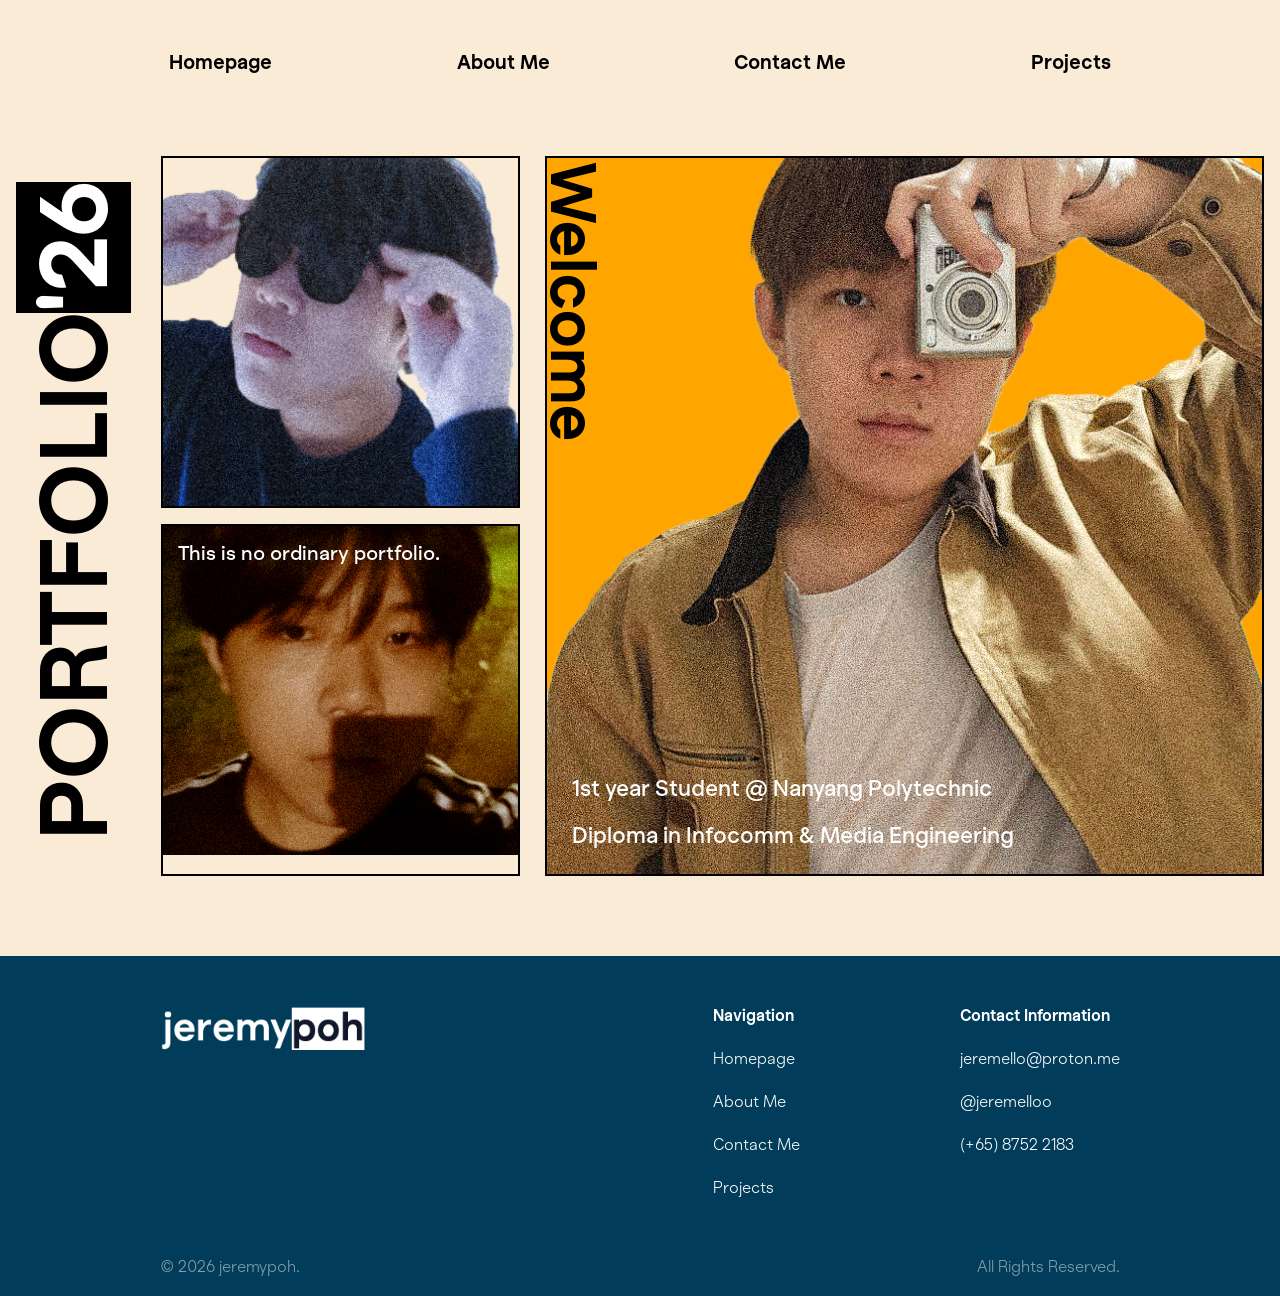
<file: index.html>
<!DOCTYPE html>
<html lang="en">
<head>
    <meta charset="UTF-8">
    <meta name="viewport" content="width=device-width, initial-scale=1.0">
    <title>jeremypoh - Homepage</title>
    <link rel="stylesheet" href="resources/css/index.css">
</head>

<body>
    <nav class = "homepage-nav">
        <ul>
            <li><a href="index.html">Homepage</a></li>
            <li><a href="about.html">About Me</a></li>
            <li><a href="contact.html">Contact Me</a></li>
            <li><a href="projects.html">Projects</a></li>
        </ul>
    </nav>

    <main>
        <div class = "container">
            <div class = "box box1">
                <div class = "banner">
                    <h1>PORTFOLIO<strong>'26</strong>
                </div>
            </div>

            <div class = "box box2">
                <div class = "picture1">    
                    <img src="resources/images/index/selfimage3.png" alt="">
                </div>
                <div class = "picture2">
                    <p>This is no ordinary portfolio.</p>
                    <img src="resources/images/index/selfimage1.png" alt="">
                </div>
            </div>

            <div class = "box box3">
                <h1 class = "welcome">Welcome</h1>
                <img src="resources/images/index/selfimage2.png" alt="">
                <div class = "self-intro">
                    <h2>1st year Student @ Nanyang Polytechnic</h2>
                    <h2>Diploma in Infocomm & Media Engineering</h2>
                </div>
                <img src="resources/images/logo/logo.png" class = "logo" alt="logo">
                <p class = "hint">Hint*: Try clicking on the stickers around the website!</p>
            </div>     
        </div>
    </main>

        <footer>
        <div class="footer-content">
            <div class="footer-left">
                <a href="index.html">
                    <img src="resources/images/logo/darklogo.png" alt="jeremypoh Logo">
                </a>
            </div>

            <div class="footer-right">
                <ul>
                    <h4>Navigation</h4>
                    <li><a href="index.html">Homepage</a></li>
                    <li><a href="about.html">About Me</a></li>
                    <li><a href="contact.html">Contact Me</a></li>
                    <li><a href="projects.html">Projects</a></li>
                </ul>

                <ul>
                    <h4>Contact Information</h4>
                    <li>jeremello@proton.me</li>
                    <li>@jeremelloo</li>
                    <li>(+65) 8752 2183</li>
                </ul>
            </div>
        </div>

        <div class="copyright">
            <p>© 2026 jeremypoh.</p>
            <p>All Rights Reserved.</p>
        </div>
    </footer>

</body>
</html>
</file>
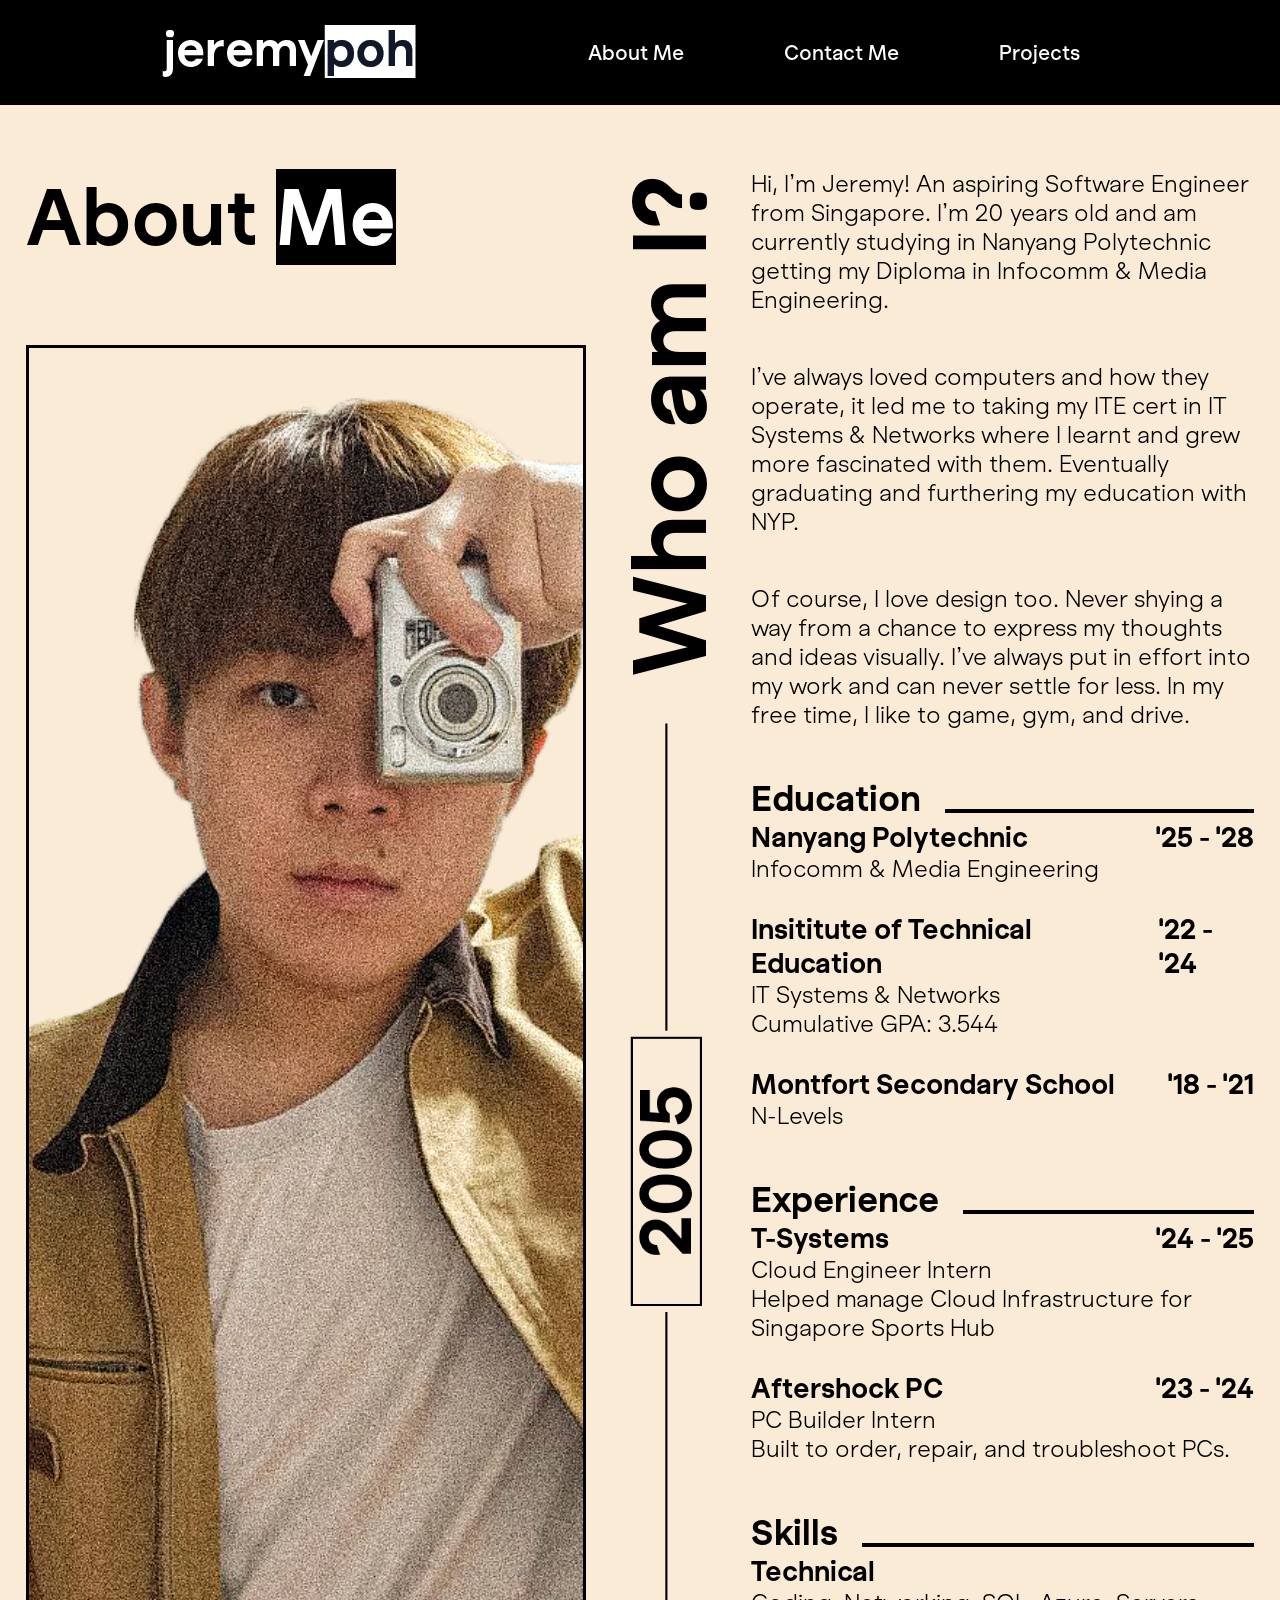
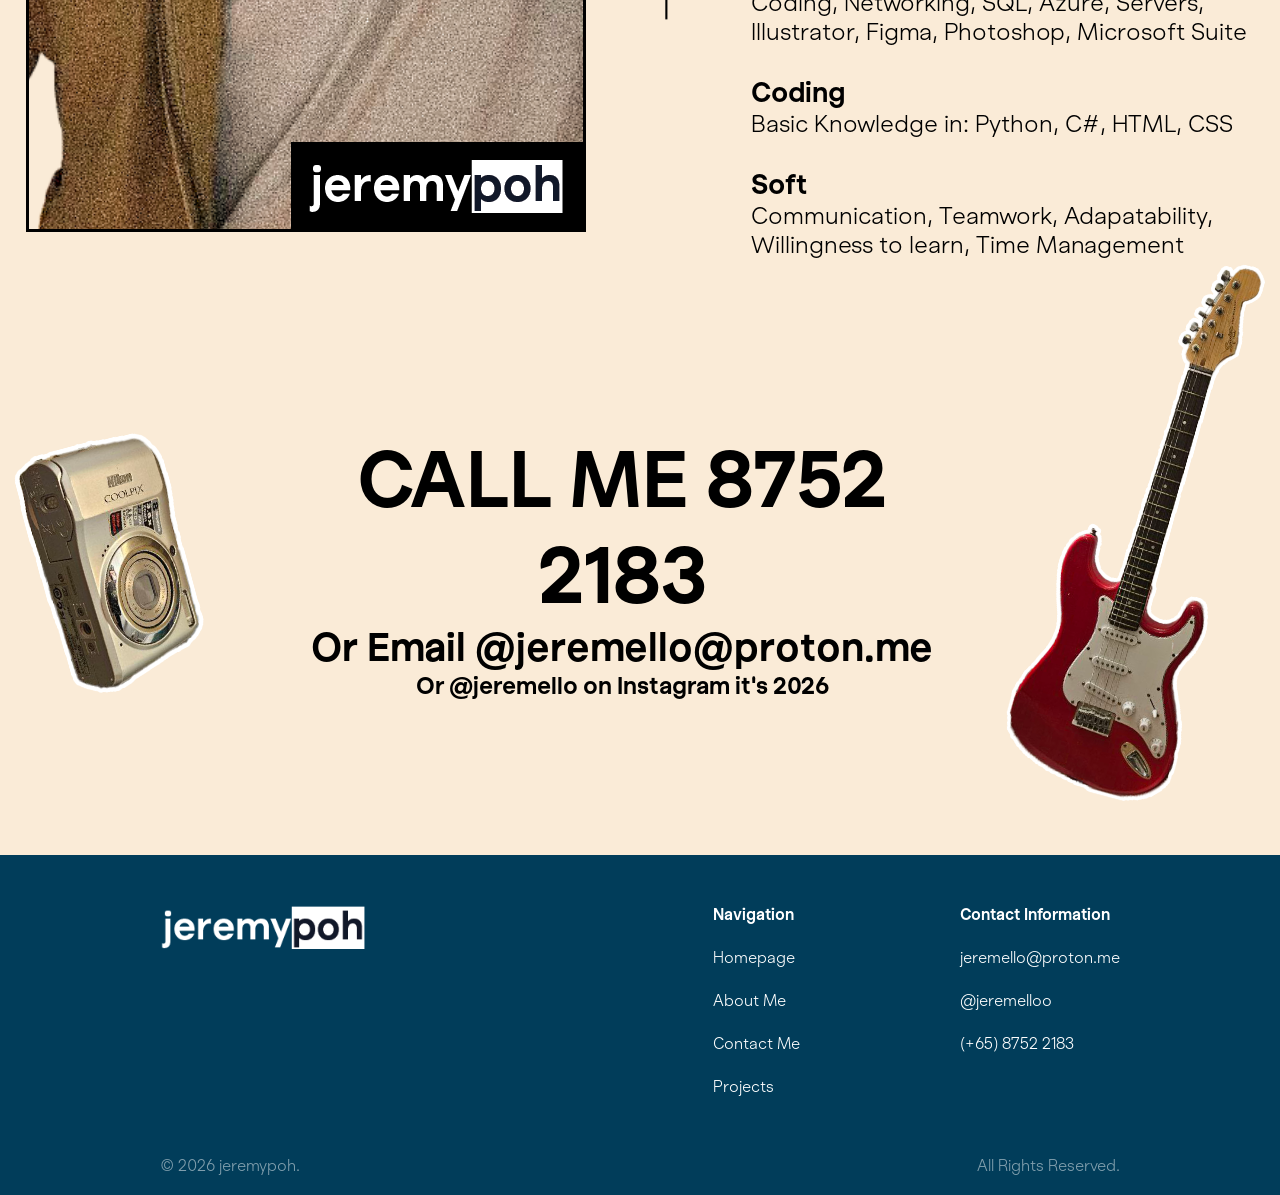
<file: about.html>
<!DOCTYPE html>
<html lang="en">
<head>
    <meta charset="UTF-8">
    <meta name="viewport" content="width=device-width, initial-scale=1.0">
    <title>jeremypoh - About Me</title>
    <link rel="stylesheet" href="resources/css/about.css">
</head>

<body>
    <nav>
        <a href="index.html" class="nav-logo">
            <img src="resources/images/logo/darklogo.png" alt="jeremypoh Logo">
        </a>
        
        <ul class="nav-links">
            <li><a href="about.html">About Me</a></li>
            <li><a href="contact.html">Contact Me</a></li>
            <li><a href="projects.html">Projects</a></li>
        </ul>
    </nav>

    <main>
        <div class = "container">
            <div class = "column1">
                <h1>About <strong>Me</strong></h1>
                <div class = "self-picture">
                    <img src="resources/images/index/selfimage2.png" alt="Self Portrait" class="self-portrait">
                    <div class = "logo">
                        <img src="resources/images/logo/darklogo.png" alt="logo">
                    </div>
                </div>
            </div>

            <div class = "column2">
                <img src="resources/images/about/2005.png" alt="">
                <h1>Who am I?</h1>
            </div>

            <div class = "column3">
                <section class = "self-intro">
                    <p class = "about para1">
                        Hi, I’m Jeremy! An aspiring Software Engineer from Singapore. I’m 20 years old and am currently 
                        studying in Nanyang Polytechnic getting my Diploma in Infocomm & Media Engineering.
                    </p>

                    <p class = "about para2">
                        I’ve always loved computers and how they operate, it led me to taking my ITE cert in IT Systems & Networks where
                        I learnt and grew more fascinated with them. Eventually graduating and furthering my education with NYP. 
                    </p>

                    <p class = "about para3">
                        Of course, I love design too. Never shying a way from a chance to express my thoughts and ideas visually. I’ve 
                        always put in effort into my work and can never settle for less. In my free time, I like to game, gym, and drive.
                </section>

                <section class = "portfolio education">
                    <div class = "title">
                        <h1>Education</h1>
                        <hr>
                    </div>
                    <div class = "details">
                        <div class = "title">
                            <h3>Nanyang Polytechnic</h3>
                            <h3>'25 - '28</h3>
                        </div>
                        <p>Infocomm & Media Engineering</p>
                        <br>
                        <div class = "title">
                            <h3>Insititute of Technical Education</h3>
                            <h3>'22 - '24</h3>
                        </div>
                        <p>IT Systems & Networks</p>
                        <p>Cumulative GPA: 3.544</p>
                        <br>

                        <div class = "title">
                            <h3>Montfort Secondary School</h3>
                            <h3>'18 - '21</h3>
                        </div>
                        <p>N-Levels</p>
                    </div>
                </section>

                <section class = "portfolio experience">
                    <div class = "title">
                        <h1>Experience</h1>
                        <hr>
                    </div>
                    <div class = "details">
                        <div class = "title">
                            <h3>T-Systems</h3>
                            <h3>'24 - '25</h3>
                        </div>
                        <p>Cloud Engineer Intern</p>
                        <p>Helped manage Cloud Infrastructure for Singapore Sports Hub</p>
                        <br>
                        <div class = "title">
                            <h3>Aftershock PC</h3>
                            <h3>'23 - '24</h3>
                        </div>
                        <p>PC Builder Intern</p>
                        <p>Built to order, repair, and troubleshoot PCs.</p>
                    </div>
                </section>

                <section class = "portfolio skills">
                    <div class = "title">
                        <h1>Skills</h1>
                        <hr>
                    </div>
                    <div class = "details">
                        <h3>Technical</h3>
                        <p>Coding, Networking, SQL, Azure, Servers, Illustrator, Figma, Photoshop, Microsoft Suite</p>
                        <br>
                        <h3>Coding</h3>
                        <p>Basic Knowledge in: Python, C#, HTML, CSS</p>
                        <br>
                        <h3>Soft</h3>
                        <p>Communication, Teamwork, Adapatability, Willingness to learn, Time Management</p>
                    </div>
                </section>
            </div>
        </div>

    </main>
    
    <section class ="contact">
        <a href="https://www.instagram.com/jeremelloo" target = "_blank">
            <img src="resources/images/about/digicam.png" alt="guitar" class = "digicam">
        </a>

        <div class = "contact-info">
            <h1>CALL ME 8752 2183</h1>
            <h2>Or Email @jeremello@proton.me</h2>
            <h4>Or @jeremello on Instagram it's 2026</h4>
        </div>
        <a href="https://open.spotify.com/user/k8u2wgy339wats2b3azf1kg42?si=427f1d2127b5401e" target = "_blank">
            <img src="resources/images/about/guitar.png" alt="guitar" class = "guitar">
        </a>
    </section>

        <footer>
        <div class="footer-content">
            <div class="footer-left">
                <a href="index.html">
                    <img src="resources/images/logo/darklogo.png" alt="jeremypoh Logo">
                </a>
            </div>

            <div class="footer-right">
                <ul>
                    <h4>Navigation</h4>
                    <li><a href="index.html">Homepage</a></li>
                    <li><a href="about.html">About Me</a></li>
                    <li><a href="contact.html">Contact Me</a></li>
                    <li><a href="projects.html">Projects</a></li>
                </ul>

                <ul>
                    <h4>Contact Information</h4>
                    <li>jeremello@proton.me</li>
                    <li>@jeremelloo</li>
                    <li>(+65) 8752 2183</li>
                </ul>
            </div>
        </div>

        <div class="copyright">
            <p>© 2026 jeremypoh.</p>
            <p>All Rights Reserved.</p>
        </div>
    </footer>
</body>
</html>
</file>
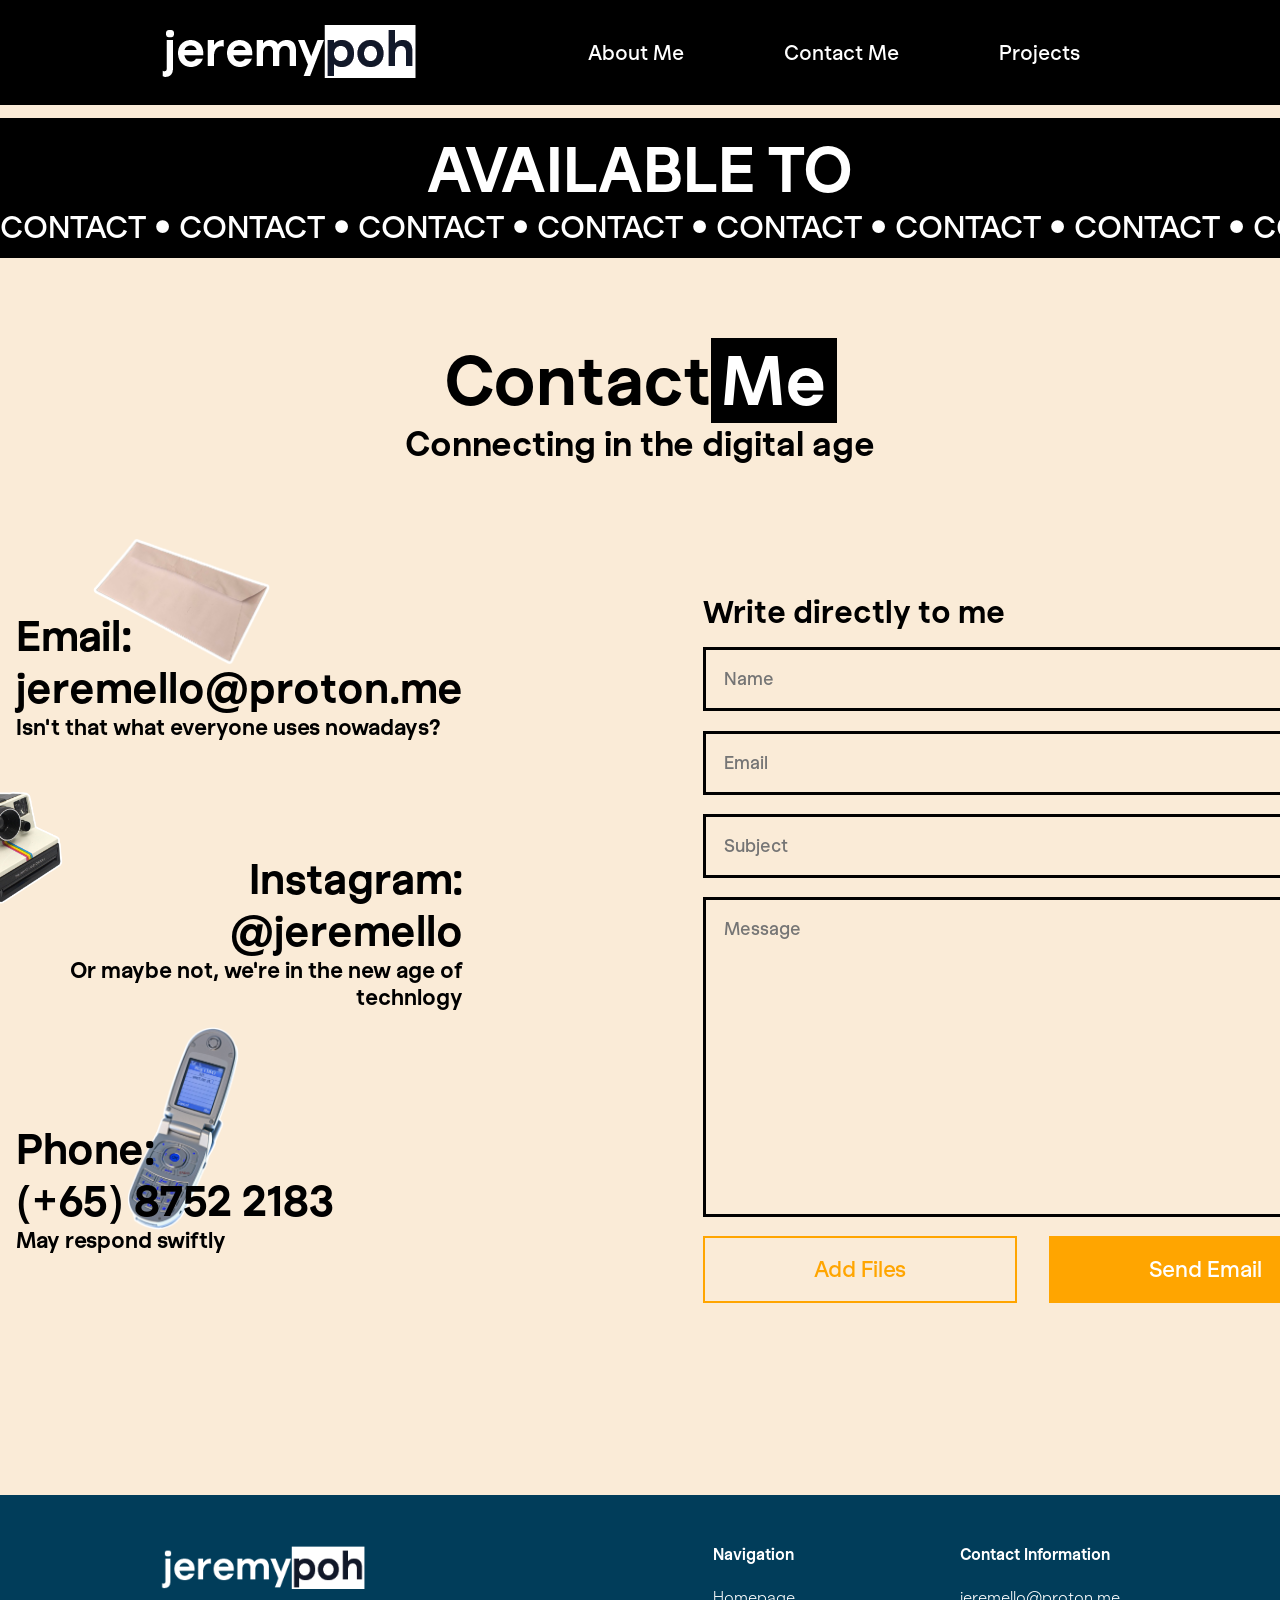
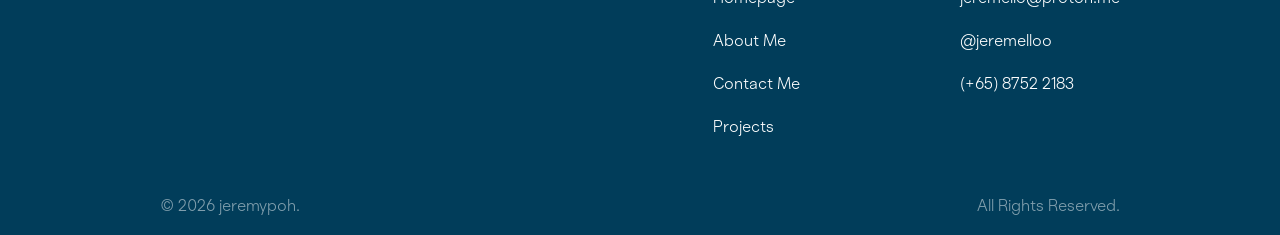
<file: contact.html>
<!DOCTYPE html>
<html lang="en">
<head>
    <meta charset="UTF-8">
    <meta name="viewport" content="width=device-width, initial-scale=1.0">
    <title>jeremypoh - Contacts</title>
    <link rel="stylesheet" href="resources/css/contact.css">
</head>
<body>
    <nav>
        <a href="index.html" class="nav-logo">
            <img src="resources/images/logo/darklogo.png" alt="jeremypoh Logo">
        </a>
        
        <ul class="nav-links">
            <li><a href="about.html">About Me</a></li>
            <li><a href="contact.html">Contact Me</a></li>
            <li><a href="projects.html">Projects</a></li>
        </ul>
    </nav>

    <div class = "ticker-bg">
        <h1>AVAILABLE TO</h1>
        <div class="ticker-track">
            <div class="ticker-group">
                CONTACT • CONTACT • CONTACT • CONTACT • CONTACT • CONTACT •  CONTACT •  CONTACT •  CONTACT •
            </div>
            <div class="ticker-group">
                CONTACT • CONTACT • CONTACT • CONTACT • CONTACT • CONTACT •  CONTACT •  CONTACT •  CONTACT •
            </div>
        </div>
    </div>


    <header class = "main-header">
        <h1>Contact <strong>Me</strong></h1>
        <h2>Connecting in the digital age</h2>
    </header>

    <main>
        <div class = "container">
            <div class = "contact-info">
                <div class = "info email">
                    <header>
                        <h1>Email:</h1>
                        <img src="resources/images/contact/envelope.png" alt="">
                    </header>
                    <h1>jeremello@proton.me</h1>
                    <h3>Isn't that what everyone uses nowadays?</h3>
                </div>

                <div class = "info instagram">
                    <header>
                        <h1>Instagram:</h1>
                        <a href="https://www.instagram.com/jeremelloo/" target = "_blank">
                            <img src="resources/images/contact/polaroid.png" alt="My Instagram page">
                        </a>
                    </header>
                    <h1>@jeremello</h1>
                    <h3>Or maybe not, we're in the new age of technlogy</h3>
                </div>

                <div class = "info phone">
                    <header>
                        <h1>Phone:</h1>
                        <img src="resources/images/contact/phone.png" alt="">
                    </header>
                    <h1>(+65) 8752 2183</h1>
                    <h3>May respond swiftly</h3>
                </div>
            </div>

            <div class = "input-field">
                <h1>Write directly to me</h1>
                <form action="https://formspree.io/f/mvzwpweo" method = "POST">
                    <input type = "text" name = "name" placeholder = "Name" required>
                    <input type = "email" name = "email" placeholder = "Email" required>
                    <input type = "text" name = "subject" placeholder = "Subject">
                    <textarea name = "message" placeholder="Message" required></textarea>

                    <input type = "file" id = "real-file" hidden multiple>
    
                    <div class="buttons">
                        <button type = "button" class = "add-files" onclick = "document.getElementById('real-file').click();">Add Files</button>
                        <button type = "submit" class = "submit">Send Email</button>
                    </div>
                </form>
            </div>
        </div>
    </main>
    

    <footer>
        <div class="footer-content">
            <div class="footer-left">
                <a href="index.html">
                    <img src="resources/images/logo/darklogo.png" alt="jeremypoh Logo">
                </a>
            </div>

            <div class="footer-right">
                <ul>
                    <h4>Navigation</h4>
                    <li><a href="index.html">Homepage</a></li>
                    <li><a href="about.html">About Me</a></li>
                    <li><a href="contact.html">Contact Me</a></li>
                    <li><a href="projects.html">Projects</a></li>
                </ul>

                <ul>
                    <h4>Contact Information</h4>
                    <li>jeremello@proton.me</li>
                    <li>@jeremelloo</li>
                    <li>(+65) 8752 2183</li>
                </ul>
            </div>
        </div>

        <div class="copyright">
            <p>© 2026 jeremypoh.</p>
            <p>All Rights Reserved.</p>
        </div>
    </footer>
</body>
</html>
</file>
<file: resources/css/index.css>
/* setup */
*{  margin:0px;
    padding:0px;
    box-sizing: border-box;
}

/* fonts (svatopluk)*/
@font-face{
    font-family: "svatopluk";
    src: url("../fonts/Svatopluk-Light.otf");
    font-weight: 300;
}
@font-face{
    font-family: "svatopluk";
    src: url("../fonts/Svatopluk-Regular.otf");
    font-weight: 400;
}
@font-face{
    font-family: "svatopluk";
    src: url("../fonts/Svatopluk-Medium.otf");
    font-weight: 500;
}
@font-face{
    font-family: "svatopluk";
    src: url("../fonts/Svatopluk-SemiBold.otf");
    font-weight: 600;
}
@font-face{
    font-family: "svatopluk";
    src: url("../fonts/Svatopluk-Bold.otf");
    font-weight: 700;
}
@font-face{ /*black*/
    font-family: "svatopluk";
    src: url("../fonts/Svatopluk-Black.otf");
    font-weight: 900;
}

/* background color */
body{
    background-color: antiquewhite;
    font-family: "svatopluk", sans-serif;
}   

.homepage-nav ul{
    list-style-type: none;
    margin: 0 9em 0 9em;
    padding: 0 0 2em 0;
    display: flex;
    justify-content: space-between;
}
.homepage-nav ul li a{
    display: block;
    font-weight: 700;
    font-size: 20px;
    color: black;
    text-align: center;
    padding: 50px 25px;
    text-decoration: none;
}
.homepage-nav ul li a:hover{
    background-color: white;
}


/*homepage*/
main{
    max-width: 1650px;
    margin: 0 auto;
    padding: 0 16px;
    
}

.container{
    display: flex;
    justify-content: center;
    margin: 0 0 5em 0;
    gap: 25px;
}

.box1{
    width: 10em;
    position: relative;
    overflow: hidden;
}
.box1 .banner strong{
    background-color: black;
    color: white;
}
.box1 .banner{
    transform: rotate(-90deg);
    font-size: 3em;
    position: absolute; 

    transform-origin: 0 0; 
    margin-top: 0; 
    top: 95%; 
}

.box2{
    width: 30em;
    height: 0em;
}
.box2 .picture1, .picture2{
    border: 2px solid black;
    height: 22em;
    margin: 0 0 1em 0;
    overflow: hidden;
}
.box2 .picture1 img{
    margin-top: -30px;
}
.box2 .picture2 img{
    margin-top: -80px;
}
.box2 .picture2 p{
    display: grid;
    position: relative;
    color: white; 
    padding: 15px;
    font-size: 20px;
    font-weight: 600;
}

.box3{
    border: 2px solid black;
    width: 60em;
    height: 45em;
    background-color: orange;

    overflow: hidden;
    justify-content: right;
    position: relative;
}
.box3 img{
    display: block;
    width: 100%;
    transform: scaleX(-1);
    object-fit: fill;
    margin-top: -70px;
}
.box3 .welcome {
    position: absolute;
    transform: rotate(90deg);
    transform-origin: 0 0;
    left: 65px;
    top: 4px;
    font-size: 4em;
    margin: 0;
    padding: 0;
}
.box3 .self-intro {
    display: grid;
    position: absolute;
    color: white; 
    gap: 20px;
    bottom: 10px;
    left: 10px; 
    padding: 15px;
    font-size: 15px;
}
.box3 .self-intro h2{
    font-weight: 600;
}
.box2 img{
    width: 100%;
    object-fit: contain; 
}


/* footer */
footer {
    background-color: #013D5A;
    color: white;
    padding: 50px 160px 20px 160px; 
}

.footer-content {
    display: flex;
    justify-content: space-between;
    align-items: flex-start;
    margin-bottom: 40px; 
}

.footer-left img {
    width: 80%;
    height: auto;
}

.footer-right {
    display: flex;
    gap: 10em;
}

footer ul {
    list-style-type: none;
    margin: 0;
}

.copyright {
    display: flex;
    justify-content: space-between;
    text-align: center;
    opacity: 0.5;
    font-size: 1em;
    padding-top: 20px;
}
footer ul li {
    margin-top: 1.5em;
}
footer ul li a {
    text-decoration: none;
    color: white;
}
</file>
<file: resources/css/about.css>
/* setup */
*{  margin:0px;
    padding:0px;
    box-sizing: border-box;
}

/* fonts (svatopluk)*/
@font-face{
    font-family: "svatopluk";
    src: url("../fonts/Svatopluk-Light.otf");
    font-weight: 300;
}
@font-face{
    font-family: "svatopluk";
    src: url("../fonts/Svatopluk-Regular.otf");
    font-weight: 400;
}
@font-face{
    font-family: "svatopluk";
    src: url("../fonts/Svatopluk-Medium.otf");
    font-weight: 500;
}
@font-face{
    font-family: "svatopluk";
    src: url("../fonts/Svatopluk-SemiBold.otf");
    font-weight: 600;
}
@font-face{
    font-family: "svatopluk";
    src: url("../fonts/Svatopluk-Bold.otf");
    font-weight: 700;
}
@font-face{ /*black*/
    font-family: "svatopluk";
    src: url("../fonts/Svatopluk-Black.otf");
    font-weight: 900;
}

body{
    background-color: antiquewhite;
    font-family: "svatopluk", sans-serif;
    margin: 0px;
}

main{
    width: min(1650px, 100%);
    margin: 5% auto;
    padding: 0 2%;
}

nav{
    background-color: black;
    display: flex;
    justify-content: space-between;
    align-items: center;
    padding: 0 10em 0 10em;
}
nav .nav-logo ul{
    margin: 0;
    padding: 0;
}
nav .nav-links{
    display: flex;
    list-style: none;
    font-size: 1.3em;
    gap: 20px;
}
nav ul li a{
    display: block;
    font-weight: 600;
    color: white;
    padding: 40px 40px;
    text-decoration: none;
}
nav ul li a:hover{
    color: black;
    background-color: white;
}
nav img {
    width: 100%;
}

.container{
    display: flex;
    justify-content: center;
}
.column1 h1{
    font-size: 5em;
    margin-bottom: 1em;
}

.column1 strong{
    background-color: black;
    color: white;
}
.column1 .self-picture {
    display: flex;
    border: 3px solid black;
    overflow: hidden;
    width: 35em;
    height: 88%;
    align-items: center;
    position: relative;
}

.column1 .self-picture .self-portrait {
    transform: scaleX(-1);
    margin-top: 5em;
    margin-left: -12em;
    height: 100%;
    width: auto;
}

.column1 .self-picture .logo {
    position: absolute;
    bottom: 0;
    right: 0;
    height: auto;
    background-color: black;
    padding: 1em;
}

.column1 .self-picture .logo img {
    width: 100%;
    height: auto;
    display: block;
    margin: 0;
}

.column2{
    display: flex;
    height: 5em;
    margin: 43em -40em 0 -40em;
    transform: rotate(-90deg);
    white-space: nowrap;
    align-items: center;
}
.column2 h1{
    font-size: 6.5em;
}
.column2 img{
    height: 5em;
    margin-right: 3em;
}

.column3{
    width: 75%;
    font-size: 1.5em;
}
.column3 .portfolio .title{
    display: flex;
    align-items: center;
    width: 100%;
}
.column3 .portfolio .title hr{
    width: 100%; 
    margin-left: 1em; 
    margin-top: 1em;
    border: 2px solid black;
}
.column3 .self-intro .about{
    margin-bottom: 2em;
}

.column3 .portfolio{
    margin-top: 2em;
}

.column3 .portfolio .details{
    max-width: auto;
}
.column3 .skills .details{
    max-width: 600px;
}
.column3 .details .title{
    justify-content: space-between;
}

.contact {
    text-align: center;
    display: flex;
    align-items: center;          
    justify-content: center;
    padding: 0 0 3rem 0;
    gap: 4rem;                    
}
.contact .digicam,
.contact .guitar {
    width: 70%;                 
    height: auto;
    object-fit: contain;
}
.contact .digicam{
    transform: rotate(-15deg);
}
.contact .guitar{
    transform: rotate(15deg);
    margin-top: -5em;
    cursor: pointer;
}
.contact .contact-info {
    display: flex;
    flex-direction: column;
    align-items: center;
    justify-content: center;
    max-width: 1400px;
}
.contact h1 {
    font-size: 5em;
}
.contact h2 {
    font-size: 2.5em;
}
.contact h4 {
    font-size: 1.5em;
}

footer {
    background-color: #013D5A;
    color: white;
    padding: 50px 160px 20px 160px; 
}

.footer-content {
    display: flex;
    justify-content: space-between;
    align-items: flex-start;
    margin-bottom: 40px; 
}

.footer-left img {
    width: 80%;
    height: auto;
}

.footer-right {
    display: flex;
    gap: 10em;
}

footer ul {
    list-style-type: none;
    margin: 0;
}

.copyright {
    display: flex;
    justify-content: space-between;
    text-align: center;
    opacity: 0.5;
    font-size: 1em;
    padding-top: 20px;
}
footer ul li {
    margin-top: 1.5em;
}
footer ul li a {
    text-decoration: none;
    color: white;
}
</file>
<file: resources/css/contact.css>
/* setup */
*{  margin:0px;
    padding:0px;
    box-sizing: border-box;
}

/* fonts (svatopluk)*/
@font-face{
    font-family: "svatopluk";
    src: url("../fonts/Svatopluk-Light.otf");
    font-weight: 300;
}
@font-face{
    font-family: "svatopluk";
    src: url("../fonts/Svatopluk-Regular.otf");
    font-weight: 400;
}
@font-face{
    font-family: "svatopluk";
    src: url("../fonts/Svatopluk-Medium.otf");
    font-weight: 500;
}
@font-face{
    font-family: "svatopluk";
    src: url("../fonts/Svatopluk-SemiBold.otf");
    font-weight: 600;
}
@font-face{
    font-family: "svatopluk";
    src: url("../fonts/Svatopluk-Bold.otf");
    font-weight: 700;
}
@font-face{ /*black*/
    font-family: "svatopluk";
    src: url("../fonts/Svatopluk-Black.otf");
    font-weight: 900;
}

main{
    display: flex;
    justify-content: center;

    max-width: 1650px;
    margin: 8em auto 2em auto; 
    padding: 0 16px; 
}

body{
    background-color: antiquewhite;
    font-family: "svatopluk", sans-serif;
} 


/* navigation bar */
nav{
    background-color: black;
    display: flex;
    justify-content: space-between;
    align-items: center;
    padding: 0 10em 0 10em;
}
nav .nav-logo ul{
    margin: 0;
    padding: 0;
}
nav .nav-links{
    display: flex;
    list-style: none;
    font-size: 1.3em;
    gap: 20px;
}
nav ul li a{
    display: block;
    font-weight: 600;
    color: white;
    padding: 40px 40px;
    text-decoration: none;
}
nav ul li a:hover{
    color: black;
    background-color: white;
}
nav img {
    width: 100%;
}

.ticker-bg{
    margin-top: 1%;
    padding: 1% 0 1% 0;
    background-color: black;
    color: white;
    overflow: hidden;
}
.ticker-bg h1{
    display: flex;
    justify-content: center;
    font-size: 4em;
}
.ticker-track {
    display: flex;
    width: max-content;
    animation: ticker 30s linear infinite;
}

.ticker-group {
    display: flex;
    white-space: nowrap;
    font-size: 2em;
    font-weight: 600;
    padding-right: 0.5rem;
}

@keyframes ticker {
    0% {
        transform: translateX(0);
    }
    100% {
        transform: translateX(-50%);
    }
}

.main-header{
    display: grid;
    justify-content: center;
    align-items: center;
    margin-top: 5em;
    
}
.main-header h1, strong{
    display: flex;
    font-weight: 700;
    padding: 0 10px 0 10px;
    font-size: 70px;
    justify-content: center;
}
.main-header h2{
    font-size: 35px;
}
.main-header strong{
    background-color: black;
    color: white;
}
.container {
    display: grid;
    width: 100%;
    gap: 15rem; 
    grid-template-columns: 1fr 1fr;
    margin-bottom: 10em;
    align-items: center; 
}

.contact-info{
    display: flex;
    flex-direction: column;
    margin-top: -2em;
    gap: 7rem;

}
.contact-info .email, .contact-info .phone {
    text-align: left; 
}
.contact-info .instagram{
    text-align: right;
}

.contact-info h1 {
    font-size: 2.7rem;
}
.contact-info h3{
    font-size: 1.4em;
}

.contact-info .email {
    position: relative; 
}
.contact-info .email img {
    position: absolute;
    width: 40%; 
    top: -5em;
    right: 12em;
    z-index: -1;
}

.contact-info .instagram {
    position: relative; 
    cursor: pointer;
}
.contact-info .instagram img {
    position: absolute;
    width: 35%; 
    top: -4em;
    right: 25em;
    z-index: -1;
}

.contact-info .phone{
    position: relative; 
}
.contact-info .phone img{
    position: absolute;
    width: 25%; 
    top: -6em;
    right: 14em;
    z-index: -1;
}


.input-field{
    width: 100%;
}
.input-field h1{
    margin-bottom: 0.5em;
}
/* input fields*/
.input-field form{
    display: grid;
    gap: 1.2em;
}
.container input, .container textarea{
    border: 3px solid black;
    background: transparent;
    font-family: inherit;
    font-weight: 600;
    font-size: large;
    padding: 1em;

}
.container textarea{
    height: 20rem;
}


.buttons {
    display: flex;
    justify-content: space-between;
    gap: 2em; 
}

.buttons button {
    display: flex;
    align-items: center;
    justify-content: center;
    cursor: pointer;
    font-family: inherit;

    font-weight: 600;
    font-size: 1.4rem;
    width: 14em;
    height: 3em;
}
.add-files {
    border: 2px solid orange;
    color: orange;
    background-color: transparent;
}
.add-files:active{
    background-color: rgb(255, 204, 94);
    border: rgb(255, 204, 94);
    color: white;
}
.submit {
    border: 2px orange;
    background-color: orange;
    color: white;
}
.submit:hover{
    background-color: rgb(255, 204, 94);
    border: rgb(255, 204, 94);
    color: white;
}
.submit:active{
    background-color: transparent;
    border: 2px solid rgb(254, 204, 94);
    color: rgb(254, 204, 94);
}


footer {
    background-color: #013D5A;
    color: white;
    padding: 50px 160px 20px 160px; 
}

.footer-content {
    display: flex;
    justify-content: space-between;
    align-items: flex-start;
    margin-bottom: 40px; 
}

.footer-left img {
    width: 80%;
    height: auto;
}

.footer-right {
    display: flex;
    gap: 10em;
}

footer ul {
    list-style-type: none;
    margin: 0;
}

.copyright {
    display: flex;
    justify-content: space-between;
    text-align: center;
    opacity: 0.5;
    font-size: 1em;
    padding-top: 20px;
}
footer ul li {
    margin-top: 1.5em;
}
footer ul li a {
    text-decoration: none;
    color: white;
}
</file>
